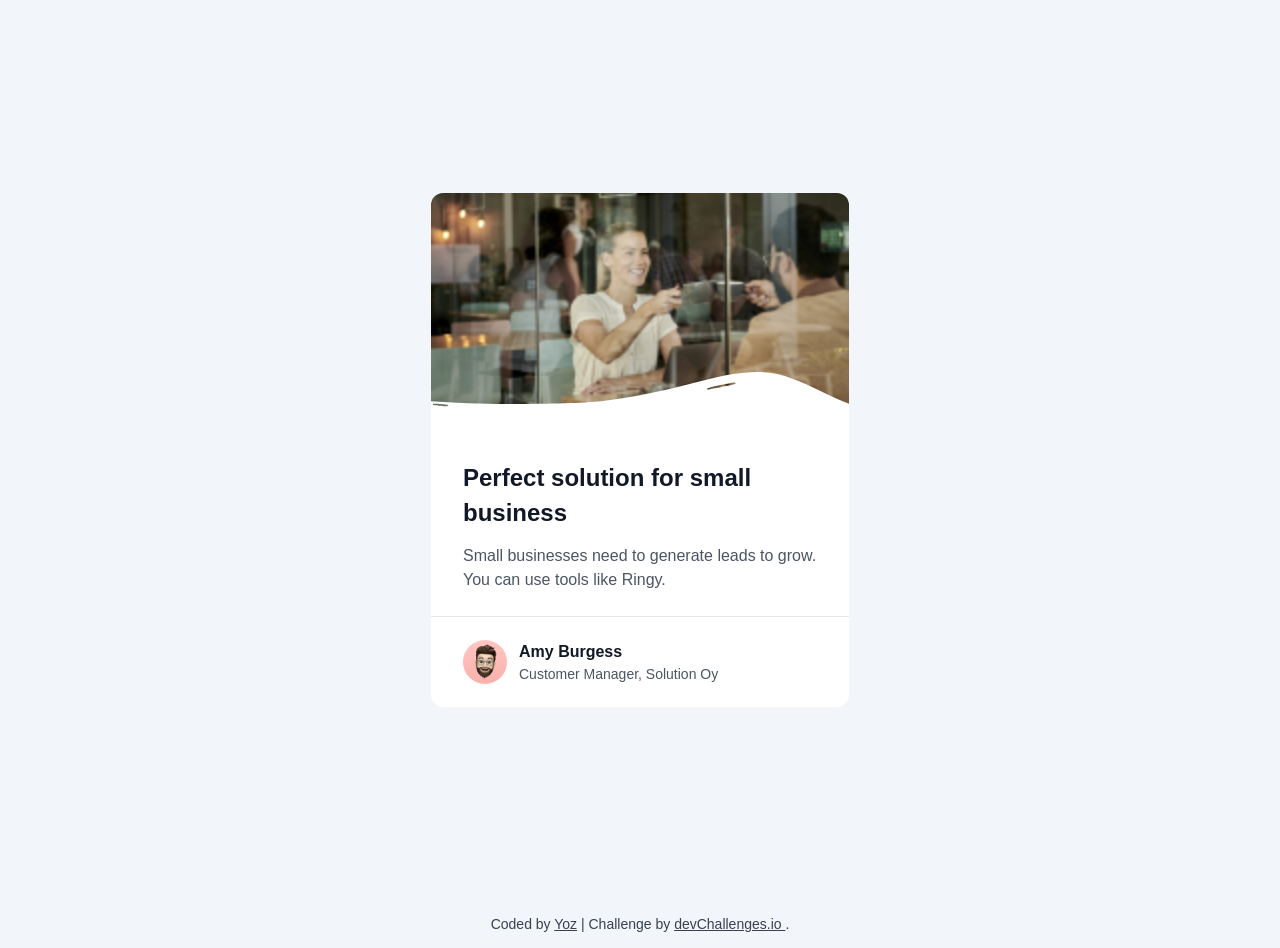
<file: Business-blog-card/index.html>
<!DOCTYPE html>
<html lang="en">
  <head>
    <meta charset="UTF-8" />
    <meta name="viewport" content="width=device-width, initial-scale=1.0" />
    <link rel="icon" href="resources/favicon.ico" type="image/x-icon" sizes="96x96"/>
    <link rel="stylesheet" href="style.css" />
    <title>Business Blog Card | devChallenges.io</title>
  </head>
  <body>
    <main class="container">
      <section class="hero-section">
        <div class="image-wrapper">
          <img  class="hero-image" src="resources/hero-image.jpg" alt="People having coffee together"/>

          <img class="white-overlay" src="resources/white-overlay.svg"alt=""/>
        </div>

        <article class="header">
          <h1>Perfect solution for small business</h1>
          <p>
            Small businesses need to generate leads to grow.
            You can use tools like Ringy.
          </p>
        </article>

        <div class="profile">
          <img
            src="resources/avatar-image-business-card.png"
            alt="Amy Burgess"
          />

          <div class="profile-name">
            <h2>Amy Burgess</h2>
            <p>Customer Manager, Solution Oy</p>
          </div>
        </div>

      </section>
    </main>

    <div class="author-info">
      Coded by <a href="#">Yoz</a> | Challenge by
      <a
        href="https://www.devchallenges.io?ref=challenge"
        target="_blank"
      >
        devChallenges.io
      </a>.
    </div>
  </body>
</html>
</file>
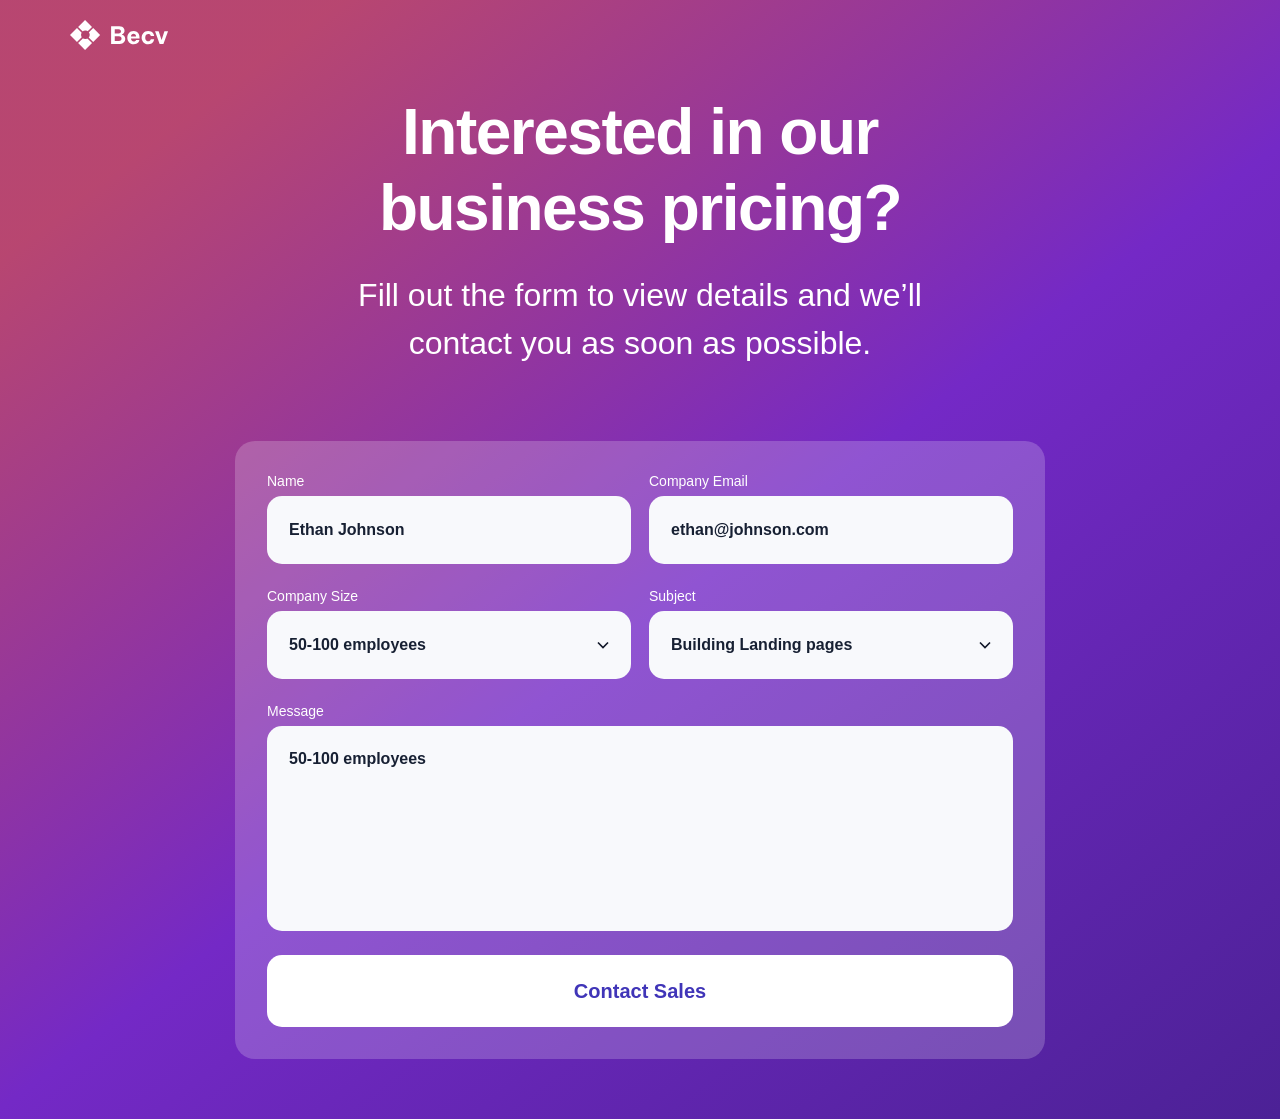
<file: contact-page-master/index.html>
<!DOCTYPE html>
<html lang="en">
  <head>
    <meta charset="UTF-8" />
    <meta name="viewport" content="width=device-width, initial-scale=1.0" />
    <link rel="icon" href="resources/favicon.ico" type="image/x-icon" sizes="96x96"/>
    <link rel="stylesheet" href="style.css">
    <title>Contact Page | devChallenges.io</title>
  </head>
  <body>
    <main>
      <img class="logo" src="resources/Logo.svg" alt="">
      <section class="hero-section">
         <h1>Interested in our business pricing?</h1>
         <p>Fill out the form to view details and we’ll contact you as soon as possible.</p>

         <div class="from">
          <form>
            <div class="form-start">
            <article class="name">
              <label for="name">Name</label>
              <input type="text" id="name" name="name" placeholder="Ethan Johnson">
            </article>

            <article class="email">
              <label for="email">Company Email</label>
              <input type="email" id="email" name="email" placeholder="ethan@johnson.com">
            </article>
            </div>

            <div class="from-middle">
               <article class="size">
                  <label for="size">Company Size</label>
                  <input type="text" id="size" name="size" placeholder="50-100 employees">
                  <img src="resources/Expand_down.svg" alt="">
              </article>

              <article class="subject">
                <label for="subject">Subject</label>
                <input type="text"id="subject" name="subjcet" placeholder="Building Landing pages">
                <img src="resources/Expand_down.svg" alt="">
              </article>
            </div>

            <div class="from-end">
              <article class="msg">
              <label for="message">Message</label>
              <textarea name="message" id="message" placeholder="50-100 employees"></textarea>
              </article>

              <button class="btn" type="submit" >Contact Sales</button>

            </div>
          </form>

         </div>
      </section>

    </main>

    <div class="author-info">
      Coded by <a href="#">Yoz</a> | Challenge by
      <a href="https://www.devchallenges.io?ref=challenge" target="_blank"
        >devChallenges.io</a
      >.
    </div>
  </body>
</html>
</file>
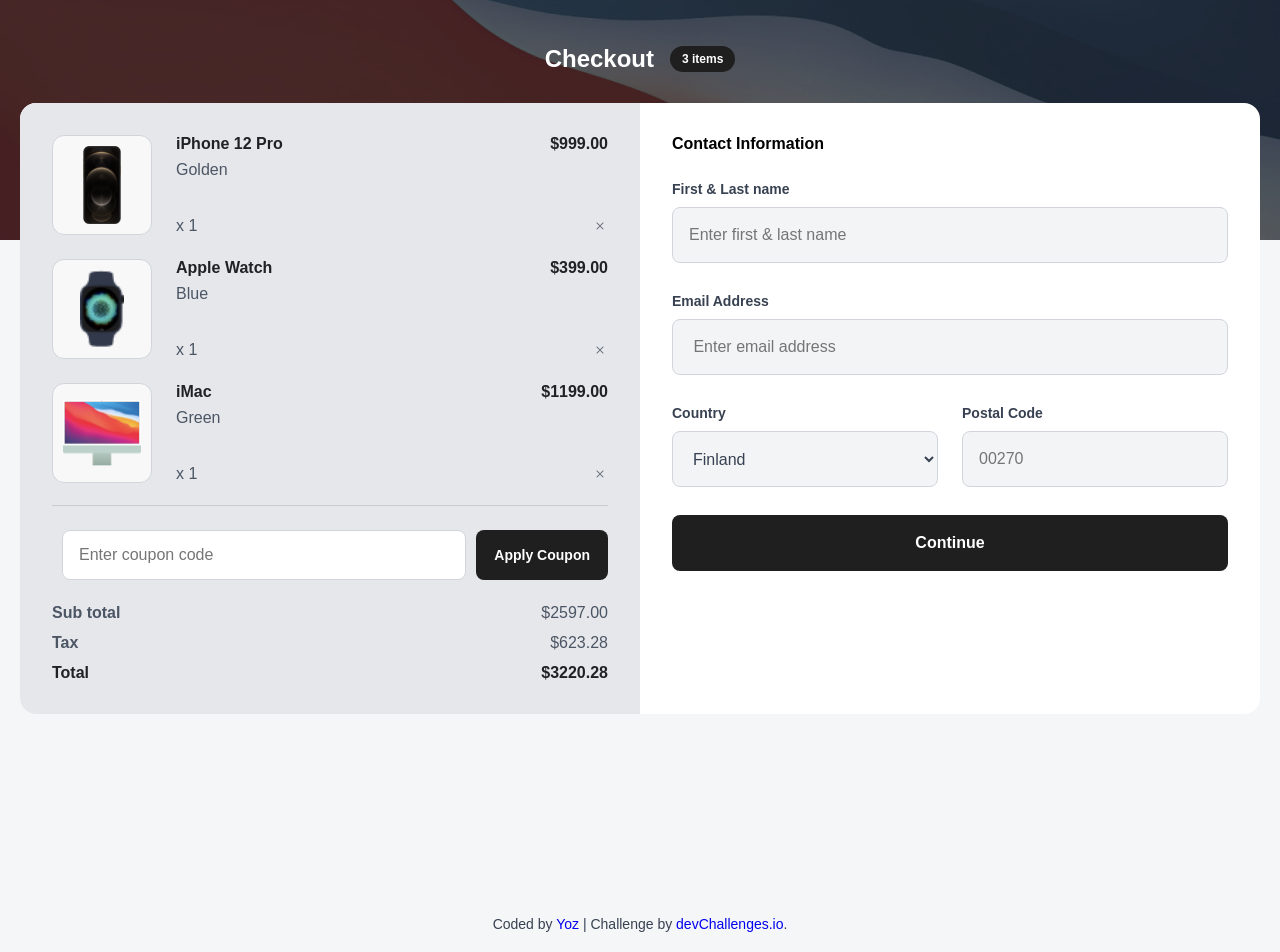
<file: device-shop-checkout-master/index.html>
<!DOCTYPE html>
<html lang="en">
  <head>
    <meta charset="UTF-8" />
    <meta name="viewport" content="width=device-width, initial-scale=1.0" />
    <link rel="icon" href="resources/favicon.ico" type="image/x-icon" sizes="96x96"/>
    <link rel="stylesheet" href="style.css">
    <title>Device Shop Checkout | devChallenges.io</title>
  </head>
  <body>
    <main class="container">
      <div class="header">
        <h1>Checkout</h1>
        <p>3 items</p>
      </div>
      
    <section class="hero-container">
      <section class="hero-section">
        <div class="item-section">
          <article class="items">

            <div class="images">
               <img src="resources/Gold.png" alt="">
            </div>

            <div class="item-detail">
              <article class="item-name">
                <div class="item-left-name">
                   <h2>iPhone 12 Pro</h2>
                   <p>Golden</p>
                 </div>
                <div class="price">
                   <h3>$999.00</h3>
                 </div>
              </article>

              <article class="item-end">
                 <p>x 1</p>
                 <img src="resources/close-icon.svg" alt="">
              </article>

             </div>
          </article>

           <article class="items">
            <div class="images">
               <img src="resources/Apple-watch.png" alt="">
            </div>

            <div class="item-detail">
              <article class="item-name">
                <div class="item-left-name">
                   <h2>Apple Watch</h2>
                   <p>Blue</p>
                 </div>
                <div class="price">
                    <h3>$399.00</h3>
                 </div>
              </article>

              <article class="item-end">
                 <p>x 1</p>
                 <img src="resources/close-icon.svg" alt="">
              </article>

             </div>
          </article>

           <article class="items">
            <div class="images">
               <img src="resources/iMac.png" alt="">
            </div>

            <div class="item-detail">
              <article class="item-name">
                <div class="item-left-name">
                   <h2>iMac</h2>
                   <p>Green</p>
                 </div>
                <div class="price">
                     <h3>$1199.00</h3>
                 </div>
              </article>

              <article class="item-end">
                 <p>x 1</p>
                 <img src="resources/close-icon.svg" alt="">
              </article>

             </div>
          </article>
          </div>

        <div class="search-section">
          <label for="site-search"></label>
          <input type="search" id="site-search" name="q" placeholder="Enter coupon code">
          <div class="btn">
             <button type="submit">Apply Coupon</button>
          </div>
        </div>

        <div class="footer-section">
          <article class="footer-detail">
            <h4>Sub total</h4>
             <p>$2597.00</p>
          </article>
          <article class="footer-detail">
            <h4>Tax</h4>
            <p>$623.28</p>
          </article>
          <article class="footer-detail-total">
            <h4>Total</h4>
            <p>$3220.28</p>
          </article>
        </div>
      </section>

      <section class="form">
        <h5> Contact Information</h5>
        <form>
          <label for="name">First & Last name</label>
          <input type="text" id="name" name="name" placeholder="Enter first & last name">
          <label for="email">Email Address</label>
          <input type="email" id="email" name="email" placeholder=" Enter email address">

        <div class="country-code">

              <div class="country">
                  <label for="country">Country</label>
                  <select name="country" id="country">
                      <option value="Finland" selected>Finland</option>
                      <option value="England">England</option>
                      <option value="France">France</option>
                  </select>
              </div>

              <div class="postal">
                  <label for="postal-code">Postal Code</label>
                  <input
                      type="text"
                      id="postal-code"
                      name="postal-code"
                      placeholder="00270"
                  >
              </div>

          </div>
        </form>
        <button class="btn-continue">Continue</button>
      </section>
      </section>

    </main>
    <div class="author-info">
      Coded by <a href="#">Yoz</a> | Challenge by
      <a href="https://www.devchallenges.io?ref=challenge" target="_blank"
        >devChallenges.io</a
      >.
    </div>
  </body>
</html>
</file>
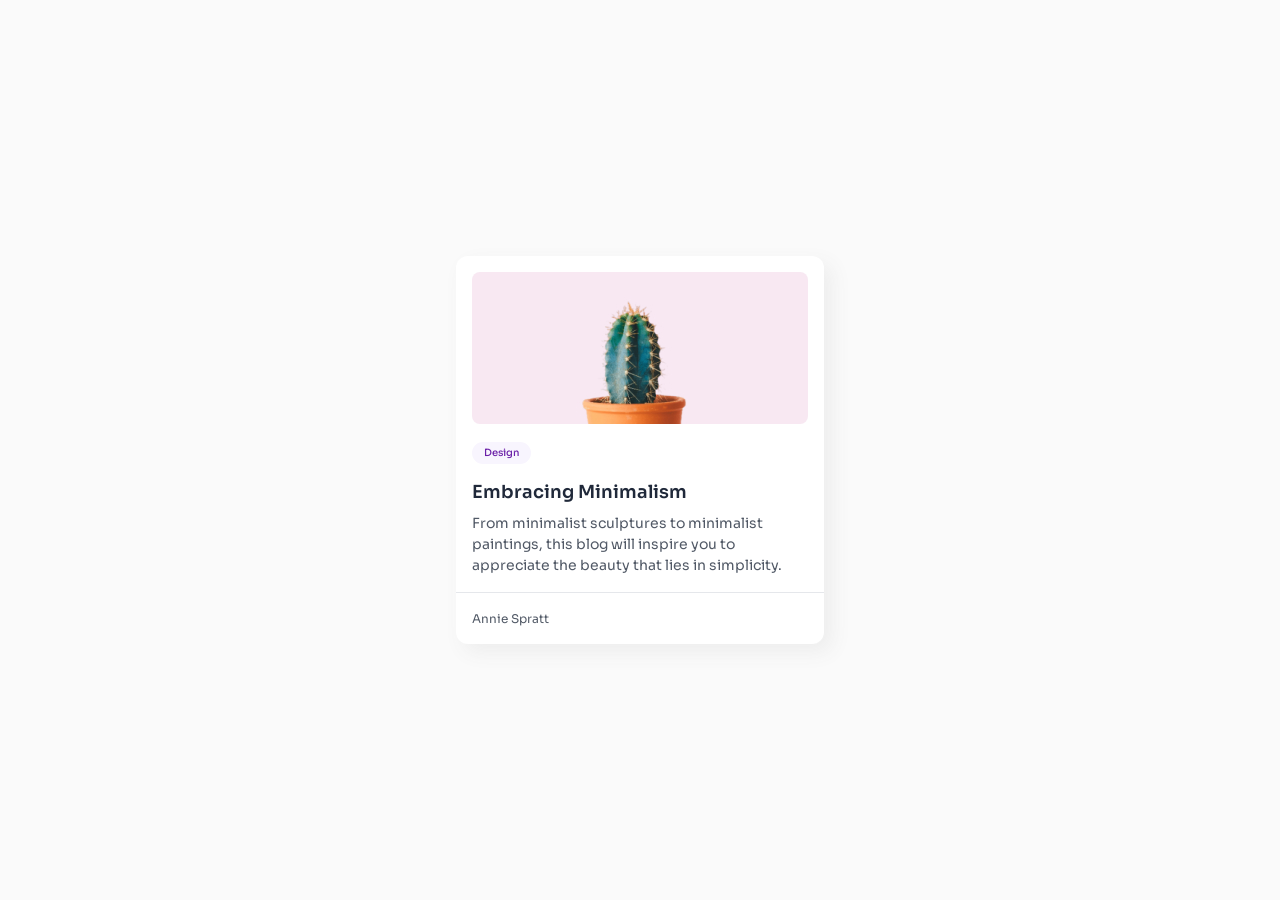
<file: Minimal-blog-card/index.html>
<!DOCTYPE html>
<html lang="en">
  <head>
    <meta charset="UTF-8" />
    <meta name="viewport" content="width=device-width, initial-scale=1.0" />
    <link rel="icon" href="resources/favicon.ico" type="image/x-icon" sizes="96x96" />
    <link rel="preconnect" href="https://fonts.googleapis.com">
    <link rel="preconnect" href="https://fonts.gstatic.com" crossorigin>
    <link href="https://fonts.googleapis.com/css2?family=Sora:wght@400;500;600&display=swap" rel="stylesheet">
    <link rel="stylesheet" href="style.css" />
    <title>devChallenges.io | Minimal Blog Card</title>
  </head>
  <body>
    <main class="container">
      <article class="hero-section">
        <img src="resources/Cactus.jpg" alt="Cactus plant" />
        <div class="content">
          <p class="design">Design</p>
          <h1>Embracing Minimalism</h1>
          <p class="detail">From minimalist sculptures to minimalist paintings, this blog will inspire you to appreciate the beauty that lies in simplicity.</p>
        </div>
        <div class="author">
          <p class="name">Annie Spratt</p>
        </div>
      </article>
    </main>

    <div class="author-info">
      Coded by <a href="#">yoz</a> | Challenge by
      <a href="https://www.devchallenges.io?ref=challenge" target="_blank">devChallenges.io</a>.
    </div>
  </body>
</html>
</file>
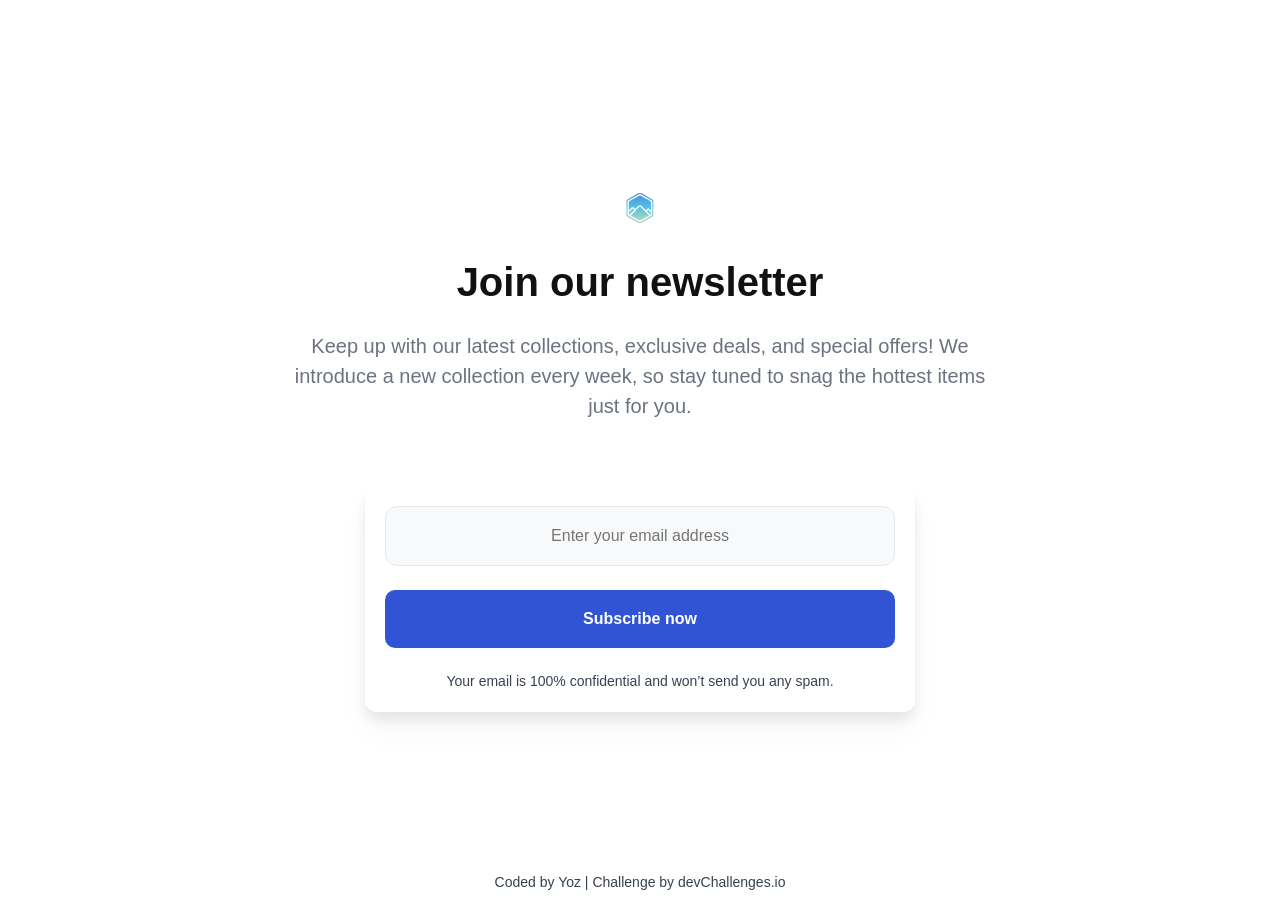
<file: newsletter/index.html>
<!DOCTYPE html>
<html lang="en">
<head>
    <meta charset="UTF-8">
    <meta name="viewport" content="width=device-width, initial-scale=1.0">
    <link rel="icon" href="resources/favicon.ico" type="image/x-icon">
    <link rel="stylesheet" href="style.css">
    <title>Join Our Newsletter | devChallenges.io</title>
</head>
<body>

    <main class="container">
        <section class="hero-section">
            <img src="resources/logo.svg" alt="Newsletter logo" class="logo">
            <h1>Join our newsletter</h1>
            <p class="description">
                Keep up with our latest collections, exclusive deals, and special offers!
                We introduce a new collection every week, so stay tuned to snag the
                hottest items just for you.
            </p>

            <form class="form">
                <label for="email" class="sr-only"> Email address</label>
                <input type="email" id="email" name="email" placeholder="Enter your email address" required>
                <button type="submit" class="btn">Subscribe now</button>
                <p class="privacy">
                    Your email is 100% confidential and won’t send you any spam.
                </p>
            </form>
        </section>

    </main>

    <div class="author-info">
        Coded by <a href="#">Yoz</a> |
        Challenge by
        <a
            href="https://www.devchallenges.io?ref=challenge"
            target="_blank"
        >
            devChallenges.io
        </a>
    </div>

</body>
</html>
</file>
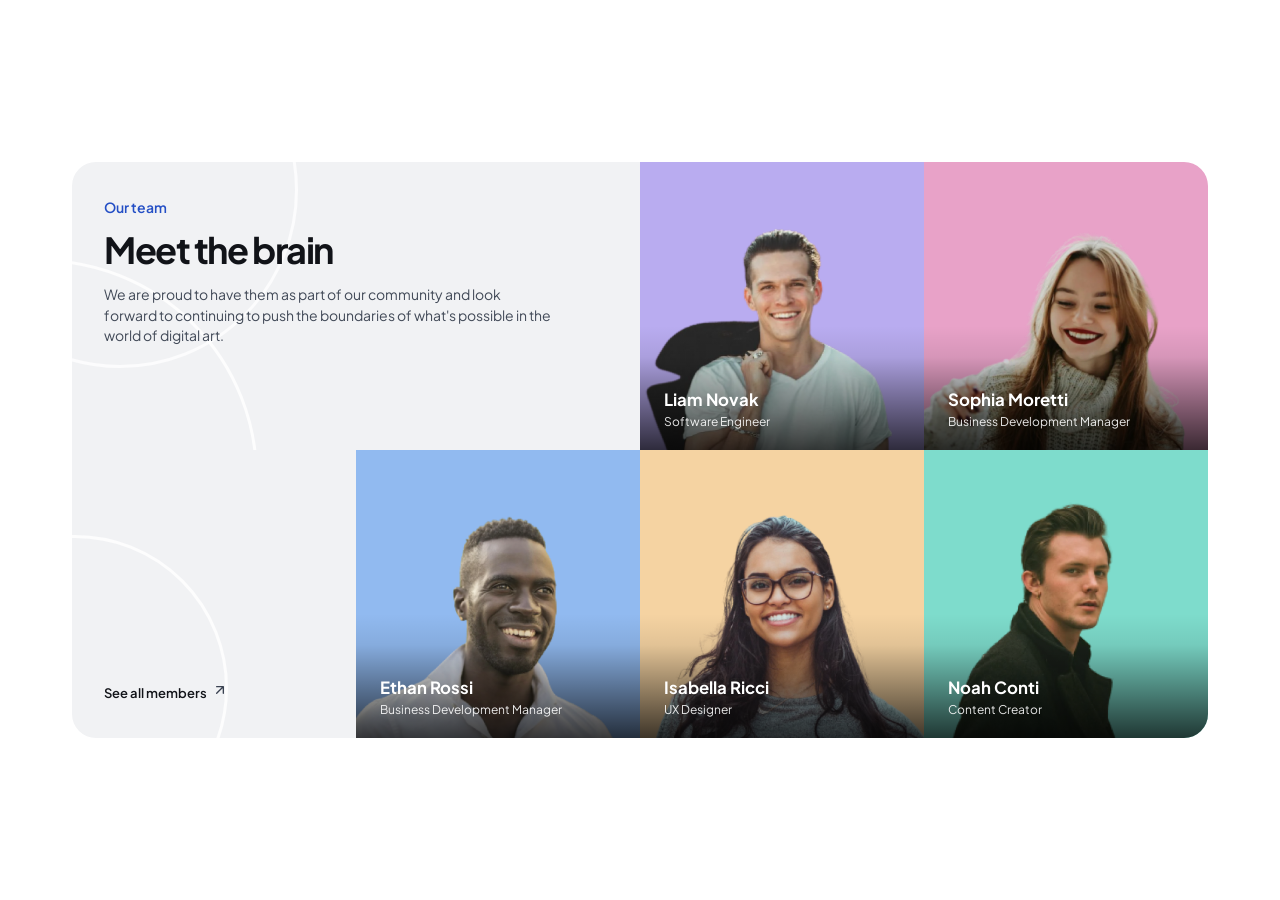
<file: our-team-layout-master/index.html>
<!DOCTYPE html>
<html lang="en">
<head>
  <meta charset="UTF-8">
  <title>Meet the Brain - Desktop Layout</title>
  <link rel="stylesheet" href="style.css">
  <link rel="preconnect" href="https://fonts.googleapis.com">
  <link rel="preconnect" href="https://fonts.gstatic.com" crossorigin>
  <link href="https://fonts.googleapis.com/css2?family=Plus+Jakarta+Sans:wght@400;500;600;700&display=swap" rel="stylesheet">
</head>
<body>

  <main class="team-container">
    <section class="intro-card">
      <span class="sub-heading">Our team</span>
      <h1 class="main-heading">Meet the brain</h1>

      <p class="description">
        We are proud to have them as part of our community and look
        forward to continuing to push the boundaries of what's possible
        in the world of digital art.
      </p>
    </section>

    <article class="person-card liam bg-purple">
      <img src="resources/person_1.png" alt="Liam Novak">
      <div class="card-overlay">
        <h2>Liam Novak</h2>
        <p>Software Engineer</p>
      </div>
    </article>

    <article class="person-card sophia bg-pink">
      <img src="resources/person_2.png" alt="Sophia Moretti">
      <div class="card-overlay">
        <h2>Sophia Moretti</h2>
        <p>Business Development Manager</p>
      </div>
    </article>

    <div class="members-link">
      <a href="#">See all members <span><img src="resources/arrow up right.svg" alt="Arrow"></span></a>
    </div>

    <article class="person-card ethan bg-blue">
      <img src="resources/person_3.png" alt="Ethan Rossi">
      <div class="card-overlay">
        <h2>Ethan Rossi</h2>
        <p>Business Development Manager</p>
      </div>
    </article>

    <article class="person-card isabella bg-yellow">
      <img src="resources/person_4.png" alt="Isabella Ricci">
      <div class="card-overlay">
        <h2>Isabella Ricci</h2>
        <p>UX Designer</p>
      </div>
    </article>

    <article class="person-card noah bg-teal">
      <img src="resources/person_5.png" alt="Noah Conti">
      <div class="card-overlay">
        <h2>Noah Conti</h2>
        <p>Content Creator</p>
      </div>
    </article>
</main>

</body>
</html>
</file>
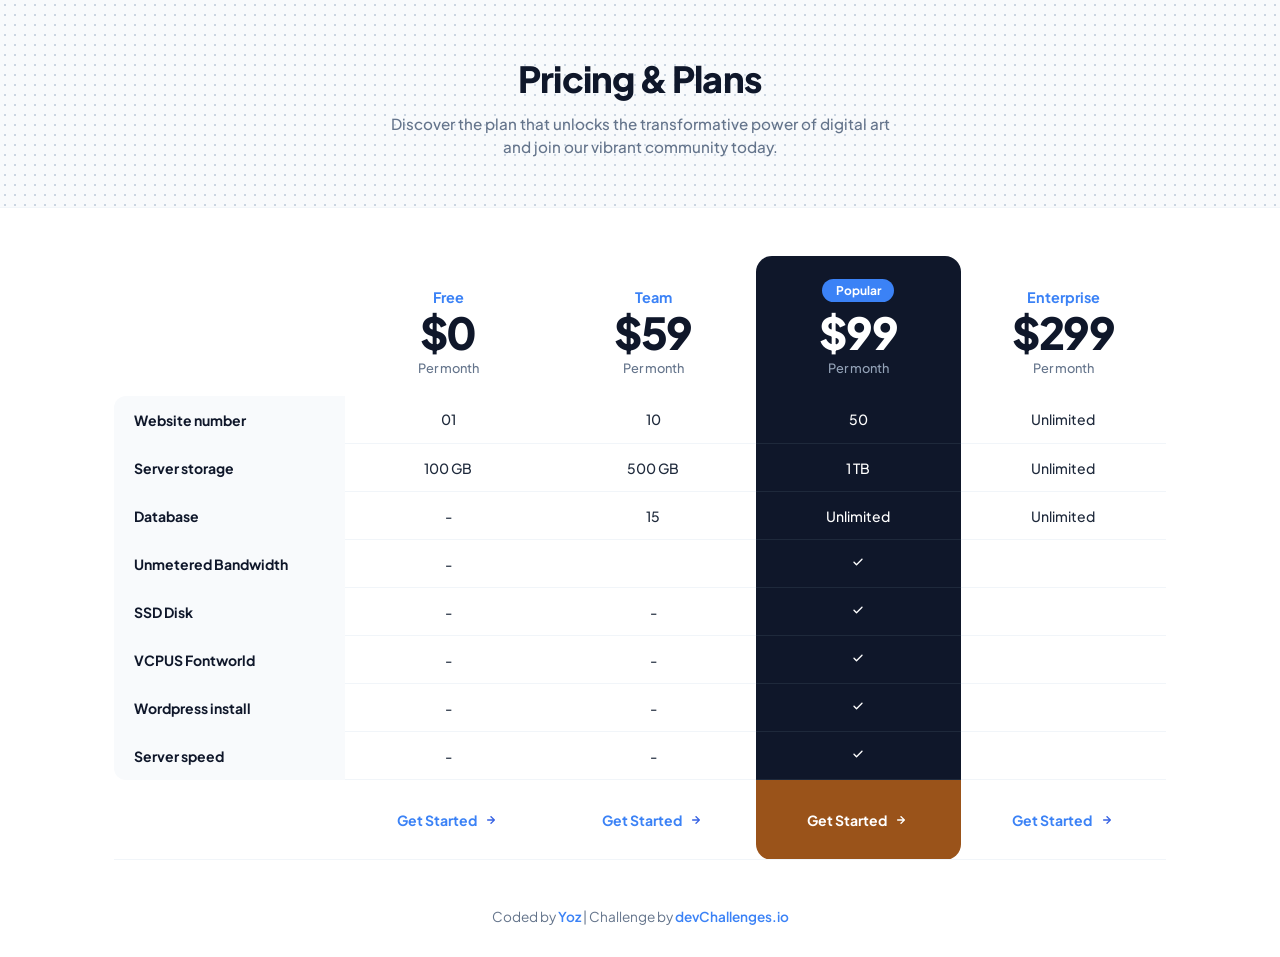
<file: pricing-table-master/index.html>
<!DOCTYPE html>
<html lang="en">
  <head>
    <meta charset="UTF-8" />
    <meta name="viewport" content="width=device-width, initial-scale=1.0" />
    <link rel="icon" href="resources/favicon.ico" type="image/x-icon" sizes="96x96"/>
    <link rel="preconnect" href="https://fonts.googleapis.com">
    <link rel="preconnect" href="https://fonts.gstatic.com" crossorigin>
    <link href="https://fonts.googleapis.com/css2?family=Plus+Jakarta+Sans:wght@400;500;600;700;800&display=swap" rel="stylesheet">
    <link rel="stylesheet" href="style.css" />
    <title>Pricing Table | devChallenges.io</title>
  </head>
  <body>
    <header class="hero">
      <h1>Pricing &amp; Plans</h1>
      <p>
        Discover the plan that unlocks the transformative power
        of digital art and join our vibrant community today.
      </p>
    </header>

    <main class="table-wrapper">
      <table class="pricing-table">
        
        <thead>
          <tr>
            <th scope="col" class="col-features"></th>
            
            <th scope="col" class="col-free">
              <span class="plan-name">Free</span>
              <strong class="price">$0</strong>
              <span class="period">Per month</span>
            </th>

            <th scope="col" class="col-team">
              <span class="plan-name">Team</span>
              <strong class="price">$59</strong>
              <span class="period">Per month</span>
            </th>

            <th scope="col" class="col-popular">
              <span class="popular-badge">Popular</span>
              <strong class="price">$99</strong>
              <span class="period">Per month</span>
            </th>

            <th scope="col" class="col-enterprise">
              <span class="plan-name">Enterprise</span>
              <strong class="price">$299</strong>
              <span class="period">Per month</span>
            </th>
          </tr>
        </thead>

        <tbody>
          <tr>
            <th scope="row">Website number</th>
            <td class="col-free">01</td>
            <td class="col-team">10</td>
            <td class="col-popular">50</td>
            <td class="col-enterprise">Unlimited</td>
          </tr>
          <tr>
            <th scope="row">Server storage</th>
            <td class="col-free">100 GB</td>
            <td class="col-team">500 GB</td>
            <td class="col-popular">1 TB</td>
            <td class="col-enterprise">Unlimited</td>
          </tr>
          <tr>
            <th scope="row">Database</th>
            <td class="col-free">-</td>
            <td class="col-team">15</td>
            <td class="col-popular">Unlimited</td>
            <td class="col-enterprise">Unlimited</td>
          </tr>
          <tr>
            <th scope="row">Unmetered Bandwidth</th>
            <td class="col-free">-</td>
            <td class="col-team"><img src="resources/check.svg" alt="Included" /></td>
            <td class="col-popular"><img src="resources/check.svg" alt="Included" /></td>
            <td class="col-enterprise"><img src="resources/check.svg" alt="Included" /></td>
          </tr>
          <tr>
            <th scope="row">SSD Disk</th>
            <td class="col-free">-</td>
            <td class="col-team">-</td>
            <td class="col-popular"><img src="resources/check.svg" alt="Included" /></td>
            <td class="col-enterprise"><img src="resources/check.svg" alt="Included" /></td>
          </tr>
          <tr>
            <th scope="row">VCPUS Fontworld</th>
            <td class="col-free">-</td>
            <td class="col-team">-</td>
            <td class="col-popular"><img src="resources/check.svg" alt="Included" /></td>
            <td class="col-enterprise"><img src="resources/check.svg" alt="Included" /></td>
          </tr>
          <tr>
            <th scope="row">Wordpress install</th>
            <td class="col-free">-</td>
            <td class="col-team">-</td>
            <td class="col-popular"><img src="resources/check.svg" alt="Included" /></td>
            <td class="col-enterprise"><img src="resources/check.svg" alt="Included" /></td>
          </tr>
          <tr>
            <th scope="row">Server speed</th>
            <td class="col-free">-</td>
            <td class="col-team">-</td>
            <td class="col-popular"><img src="resources/check.svg" alt="Included" /></td>
            <td class="col-enterprise"><img src="resources/check.svg" alt="Included" /></td>
          </tr>
        </tbody>

        <tfoot>
          <tr>
            <td class="col-features"></td>

            <td class="col-free">
              <a href="#" class="cta-link">
                Get Started
                <img src="resources/down arrow-1.svg" alt="" />
              </a>
            </td>

            <td class="col-team">
              <a href="#" class="cta-link">
                Get Started
                <img src="resources/down arrow-1.svg" alt="" />
              </a>
            </td>

            <td class="col-popular">
              <a href="#" class="cta-button">
                Get Started
                <img src="resources/down arrow-1.svg" alt="" />
              </a>
            </td>

            <td class="col-enterprise">
              <a href="#" class="cta-link">
                Get Started
                <img src="resources/down arrow-1.svg" alt="" />
              </a>
            </td>
          </tr>
        </tfoot>

      </table>
    </main>

    <footer class="author-info">
      Coded by <a href="#">Yoz</a> | Challenge by
      <a href="https://www.devchallenges.io?ref=challenge" target="_blank" rel="noopener noreferrer">
        devChallenges.io
      </a>
    </footer>

  </body>
</html>
</file>
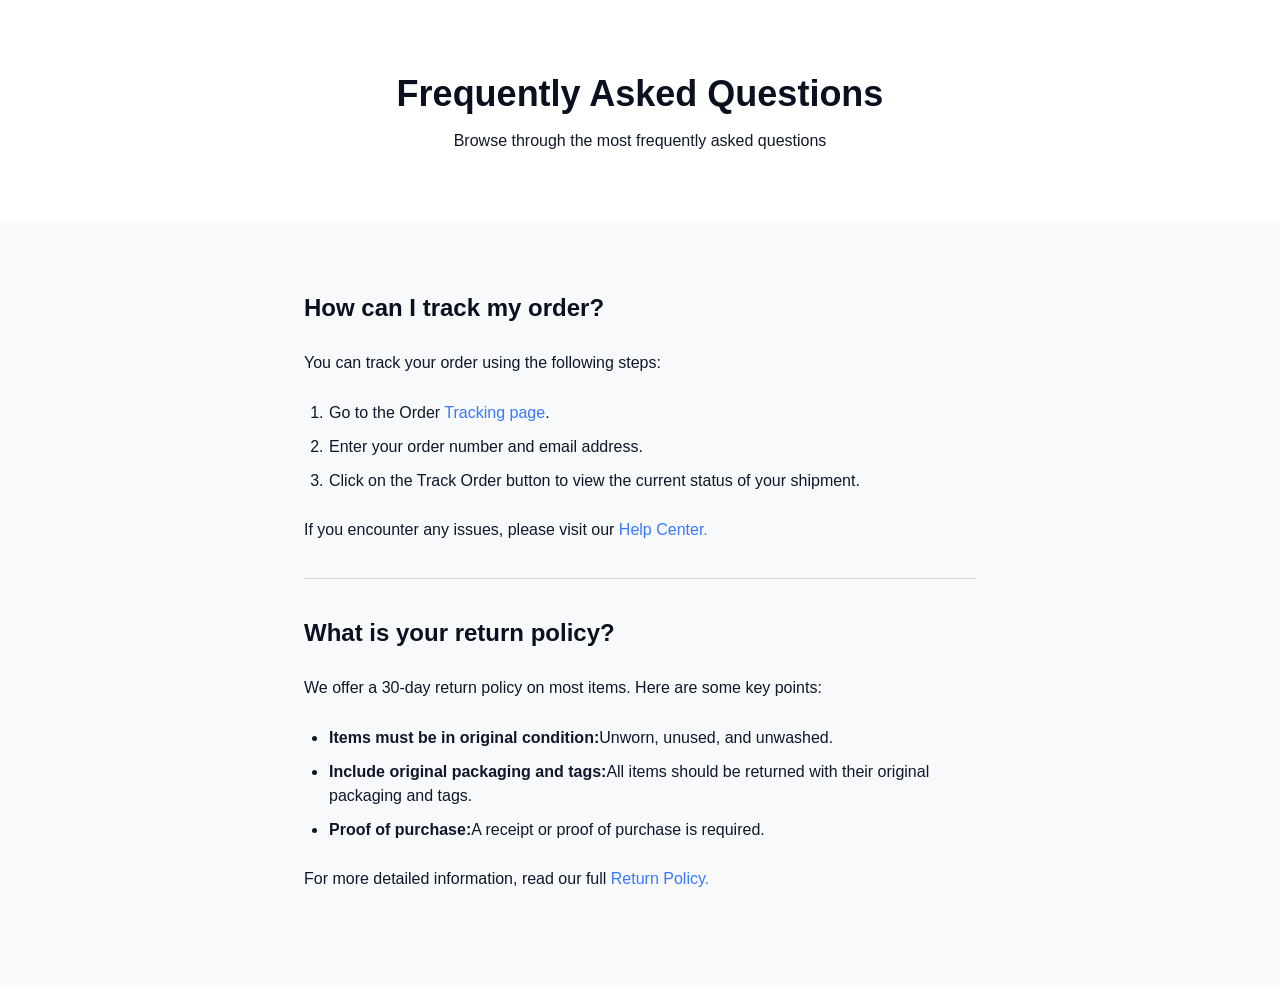
<file: simple-faq-master/index.html>
<!DOCTYPE html>
<html lang="en">
<head>
  <meta charset="UTF-8">
  <meta name="viewport" content="width=device-width, initial-scale=1.0">
  <link rel="icon" href="resources/favicon.ico" type="image/x-icon" sizes="96x96">
  <link rel="stylesheet" href="style.css">
  <title>Simple FAQ | devChallenges.io</title>
</head>
<body>

  <main>
    <section class="header">
      <h1>Frequently Asked Questions</h1>
      <p>Browse through the most frequently asked questions</p>
    </section>

    <section class="hero-section">
      <article class="hero-content">
        <h2>How can I track my order?</h2>
        <p>You can track your order using the following steps:</p>
        <ol>
          <li>Go to the Order <a href="#">Tracking page</a>.</li>
          <li>Enter your order number and email address.</li>
          <li>Click on the Track Order button to view the current status of your shipment.</li>
        </ol>
        <p>If you encounter any issues, please visit our <a href="#">Help Center.</a></p>
      </article>
      <hr>
      <article class="hero-content">
        <h2>What is your return policy?</h2>
        <p>We offer a 30-day return policy on most items. Here are some key points:</p>

        <ul>
          <li>Items must be in original condition:<span>Unworn, unused, and unwashed.</span></li>
          <li>Include original packaging and tags:<span>All items should be returned with their original packaging and tags.</span></li>
          <li>Proof of purchase:<span>A receipt or proof of purchase is required.</span></li>
        </ul>
        <p>For more detailed information, read our full <a href="#">Return Policy.</a></p>
      </article>
    </section>
  </main>
  <div class="author-info">
    Coded by <a href="#">Yoz</a> |
    Challenge by
    <a href="https://www.devchallenges.io?ref=challenge" target="_blank">
      devChallenges.io
    </a>.
  </div>

</body>
</html>
</file>
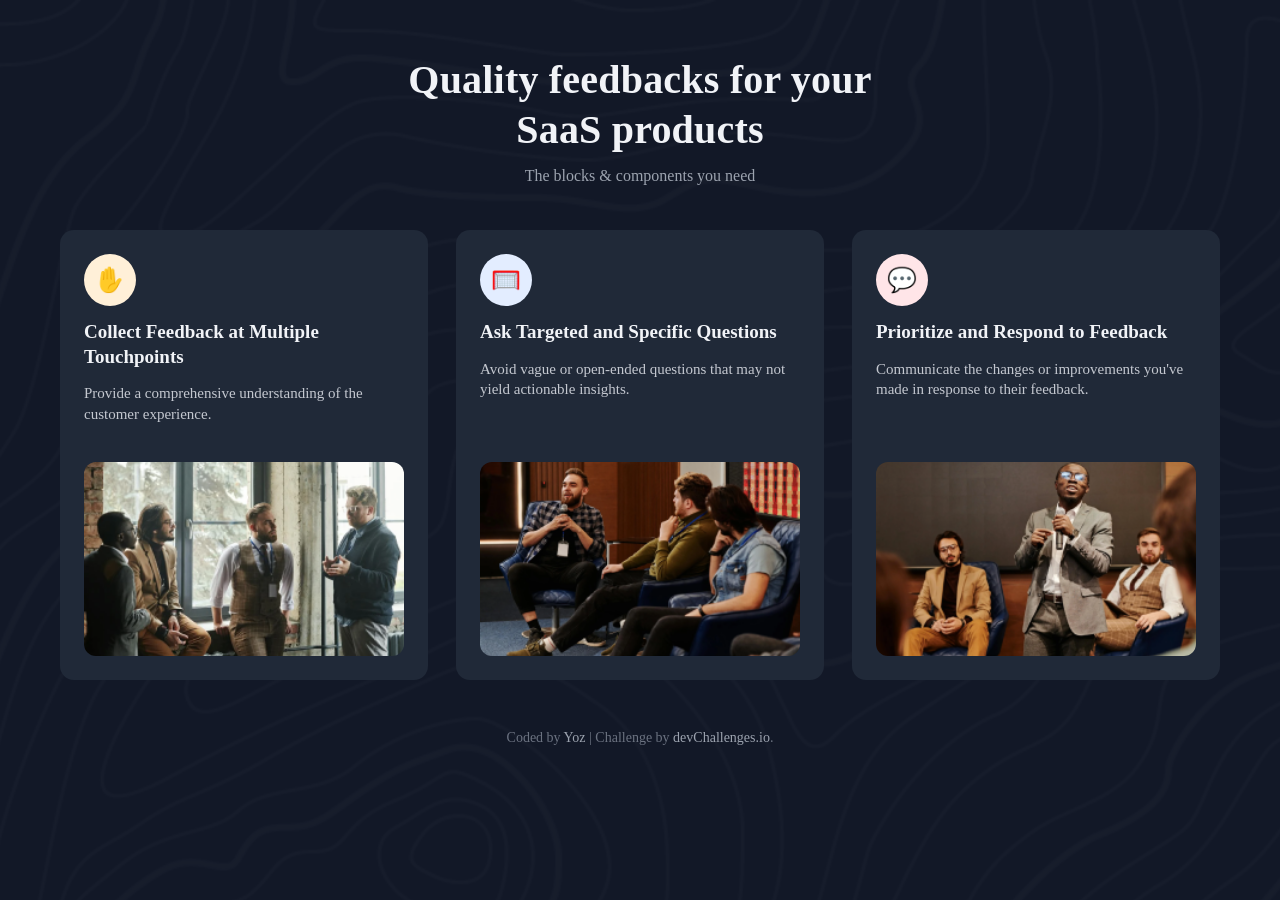
<file: simple-feature-section-master/index.html>
<!DOCTYPE html>
<html lang="en">
  <head>
    <meta charset="UTF-8" />
    <meta name="viewport" content="width=device-width, initial-scale=1.0" />
    <link rel="icon" href="resources/favicon.ico" type="image/x-icon" sizes="96x96"/>
    <link rel="stylesheet" href="style.css">
    <title>Simple Feature Section | devChallenges.io</title>
  </head>
  <body>
    <main class="container">
      <section class="hero-section">
        <h1>Quality feedbacks for your SaaS products</h1>
        <p>The blocks & components you need</p>
       </section>

        <section class="hero-contain">
          <article class="card">
            <p class="image">✋</p>
            <h2>Collect Feedback at Multiple Touchpoints</h2>
             <p>Provide a comprehensive understanding of the customer experience.</p>
             <img src="resources/photo_2.png" alt="">
          </article>

          <article class="card">
            <p class="image">🥅</p>
            <h2>Ask Targeted and Specific Questions</h2>
             <p>Avoid vague or open-ended questions that may not yield actionable insights.</p>
             <img src="resources/photo_1.png" alt="">
          </article>


          <article class="card">
            <p class="image">💬</p>
            <h2>Prioritize and Respond to Feedback</h2>
             <p> Communicate the changes or improvements you've made in response to their feedback.</p>
             <img src="resources/photo_3.png" alt="">
          </article>
          
        </section>

    </main>
    <div class="author-info">
      Coded by <a href="#">Yoz</a> | Challenge by
      <a href="https://www.devchallenges.io?ref=challenge" target="_blank"
        >devChallenges.io</a
      >.
    </div>
  </body>
</html>
</file>
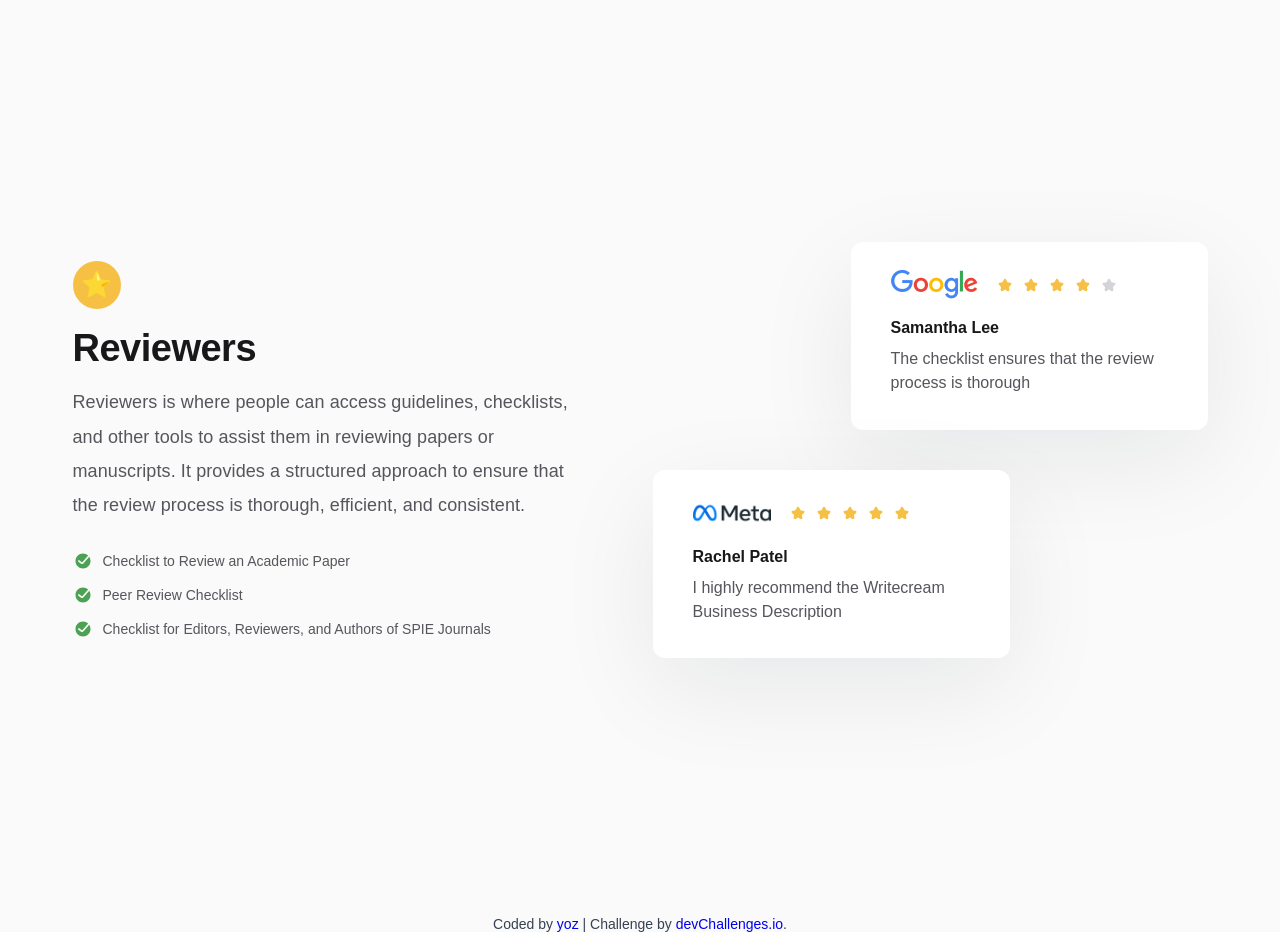
<file: Testimonial-page-master/index.html>
<!DOCTYPE html>
<html lang="en">
  <head>
    <meta charset="UTF-8" />
    <meta name="viewport" content="width=device-width, initial-scale=1.0" />
    <link rel="icon" href="resources/favicon.ico" type="image/x-icon" sizes="96x96"/>
    <link rel="stylesheet" href="style.css">
    <title>Testimonial Page | devChallenges.io</title>
  </head>
  <body>
    <main class="container">
      <section class="hero-section">
        <div class="hero-content">
            <p class="icon"> ⭐️</p>
            <h1>Reviewers</h1>
            <p class="detail">Reviewers is where people can access guidelines, checklists, and other tools to assist them in reviewing papers or manuscripts. It provides a structured approach to ensure that the review process is thorough, efficient, and consistent.</p>
            <div class="card">
              <article class="card-detail">
                <img src="resources/Done_ring_round_fill.svg" alt="">
                <p>Checklist to Review an Academic Paper</p>
              </article>
              <article class="card-detail">
                <img src="resources/Done_ring_round_fill.svg" alt="">
                <p> Peer Review Checklist</p>
              </article>
              <article class="card-detail">
                <img src="resources/Done_ring_round_fill.svg" alt="">
                <p>Checklist for Editors, Reviewers, and Authors of SPIE Journals</p>
              </article>
            </div>
        </div>

        <div class="hero-images">
          <div class="google">
            <article class="header">
              <img src="resources/google-png.png" alt="">
              <div class="star">
                <img src="resources/Star_fill.svg" alt="">
                <img src="resources/Star_fill.svg" alt="">
                <img src="resources/Star_fill.svg" alt="">
                <img src="resources/Star_fill.svg" alt="">
                <img src="resources/Star_fill_gray.svg" alt="">
              </div>
            </article>
            
            <article class="content">
              <h2>Samantha Lee</h2>
               <p>The checklist ensures that the review process is thorough</p>
            </article>
          </div>

          <div class="meta">
             <article class="header">
              <img src="resources/meta-png.png" alt="">
              <div class="star">
                <img src="resources/Star_fill.svg" alt="">
                <img src="resources/Star_fill.svg" alt="">
                <img src="resources/Star_fill.svg" alt="">
                <img src="resources/Star_fill.svg" alt="">
                <img src="resources/Star_fill.svg" alt="">
              </div>
            </article>
            <article class="content">
              <h2>Rachel Patel</h2>
               <p>I highly recommend the Writecream Business Description</p>
            </article>
             

          </div>

        </div>

      </section>

    </main>

    <div class="author-info">
      Coded by <a href="#">yoz</a> | Challenge by
      <a href="https://www.devchallenges.io?ref=challenge" target="_blank"
        >devChallenges.io</a
      >.
    </div>
  </body>
</html>
</file>
<file: Business-blog-card/style.css>
* {
  margin: 0;
  padding: 0;
  box-sizing: border-box;
}

body {
  min-height: 100vh;
  background-color: #f2f5f9;
  font-family: Arial, Helvetica, sans-serif;
}

.container {
  min-height: 100vh;
  display: flex;
  align-items: center;
  justify-content: center;
  padding: 20px;
}


.hero-section {
  width: 418px;
  background-color: white;
  border-radius: 12px;
  overflow: hidden;
}


.image-wrapper {
  position: relative;
  width: 100%;
  height: 246px;
  overflow: hidden;
}

.hero-image {
  width: 100%;
  height: 100%;
  display: block;
  object-fit: cover;
}

.white-overlay {
  position: absolute;
  left: 0;
  bottom: -1px;
  width: 100%;
  height: auto;
  display: block;
  z-index: 2;
}

.header {
  padding: 22px 32px 24px;
  display: flex;
  flex-direction: column;
  gap: 14px;
}

.header h1 {
  color: #111827;
  font-size: 24px;
  line-height: 1.45;
  font-weight: 700;
}

.header p {
  color: #4b5563;
  font-size: 16px;
  line-height: 1.5;
}

.profile {
  min-height: 91px;
  padding: 20px 32px;
  display: flex;
  align-items: center;
  gap: 12px;
  border-top: 1px solid #e5e7eb;
}

.profile > img {
  width: 44px;
  height: 44px;
  border-radius: 50%;
  object-fit: cover;
}

.profile-name {
  display: flex;
  flex-direction: column;
  gap: 2px;
}

.profile-name h2 {
  color: #111827;
  font-size: 16px;
  line-height: 1.3;
  font-weight: 700;
}

.profile-name p {
  color: #4b5563;
  font-size: 14px;
  line-height: 1.3;
}

.author-info {
  font-size: 14px;
  text-align: center;
  margin: 16px 0;
  color: #374151;
}

.author-info a {
  color: #374151;
  text-decoration: underline;
}

@media (min-width: 768px) and (max-width: 1199px) {
  .hero-section {
    width: 418px;
  }

}

@media (max-width: 767px) {

  .container {
    padding: 8px;
  }

  .hero-section {
    width: 100%;
    max-width: 418px;
  }

  .image-wrapper {
    height: 246px;
  }

  .header {
    padding: 22px 30px 24px;
  }

  .profile {
    padding: 20px 30px;
  }

}

@media (max-width: 400px) {

  .header {
    padding-left: 24px;
    padding-right: 24px;
  }

  .profile {
    padding-left: 24px;
    padding-right: 24px;
  }

}
</file>
<file: contact-page-master/style.css>
* {
    margin: 0;
    padding: 0;
    box-sizing: border-box;
}

body {
    min-height: 100vh;
    background-image: url(resources/background.svg);
    background-repeat: no-repeat;
    background-size: cover;
    background-position: center;
    font-family: Arial, sans-serif;
}

main {
    min-height: 100vh;
}

.logo {
    width: 100px;
    margin: 20px 0 0 70px;
}

.hero-section {
    width: 100%;
    display: flex;
    align-items: center;
    flex-direction: column;
    color: white;
    padding: 40px 20px 60px;
}

.hero-section h1 {
    max-width: 650px;
    text-align: center;
    font-size: 64px;
    line-height: 1.2;
    letter-spacing: -1.5px;
    font-weight: 700;
}

.hero-section > p {
    max-width: 650px;
    margin-top: 24px;
    text-align: center;
    font-size: 32px;
    line-height: 1.5;
}

.from {
    width: 810px;
    margin-top: 74px;
    padding: 32px;
    border-radius: 20px;
    background: rgba(255, 255, 255, 0.2);
}

form {
    width: 100%;
}

.form-start,
.from-middle {
    display: grid;
    grid-template-columns: 1fr 1fr;
    gap: 18px;
}

article {
    position: relative;
}

label {
    display: block;
    margin-bottom: 7px;
    color: white;
    font-size: 14px;
}

input,
textarea {
    width: 100%;
    border: none;
    outline: none;
    background: #f8f9fc;
    color: #172033;
    font-family: inherit;
    font-size: 16px;
    font-weight: 600;
    border-radius: 15px;
}

input {
    height: 68px;
    padding: 0 22px;
}

textarea {
    height: 205px;
    padding: 24px 22px;
    resize: none;
}

input::placeholder,
textarea::placeholder {
    color: #172033;
    opacity: 1;
}

.from-middle {
    margin-top: 24px;
}

.from-end {
    margin-top: 24px;
}

.msg textarea {
    display: block;
}

.size img,
.subject img {
    position: absolute;
    width: 20px;
    right: 18px;
    bottom: 24px;
}

.btn {
    width: 100%;
    height: 72px;
    margin-top: 24px;
    border: none;
    border-radius: 15px;
    background: #ffffff;
    color: #4035b8;
    font-family: inherit;
    font-size: 20px;
    font-weight: 700;
    cursor: pointer;
}

.author-info {
    display: none;
}

@media (max-width: 1100px) {
    .logo {
        margin-left: 70px;
    }

    .hero-section {
        padding-top: 40px;
    }

    .hero-section h1 {
        font-size: 64px;
    }

    .hero-section > p {
        font-size: 32px;
    }

    .from {
        width: 810px;
        margin-top: 74px;
    }
}

@media (max-width: 850px) {
    .logo {
        margin-left: 45px;
    }

    .hero-section h1 {
        font-size: 56px;
    }

    .hero-section > p {
        font-size: 28px;
    }

    .from {
        width: 90%;
    }
}

@media (max-width: 600px) {
    body {
        background-position: center;
        background-size: cover;
    }

    .logo {
        width: 96px;
        margin: 20px 0 0 12px;
    }

    .hero-section {
        padding: 47px 12px 50px;
    }

    .hero-section h1 {
        max-width: 390px;
        font-size: 40px;
        line-height: 1.25;
        letter-spacing: -0.8px;
    }

    .hero-section > p {
        max-width: 390px;
        margin-top: 18px;
        font-size: 18px;
        line-height: 1.45;
    }

    .from {
        width: 100%;
        margin-top: 72px;
        padding: 24px 12px 20px;
        border-radius: 18px;
    }

    .form-start,
    .from-middle {
        grid-template-columns: 1fr;
        gap: 24px;
    }

    .from-middle {
        margin-top: 24px;
    }

    .from-end {
        margin-top: 24px;
    }

    label {
        margin-bottom: 7px;
        font-size: 14px;
    }

    input {
        height: 68px;
        padding: 0 22px;
        border-radius: 15px;
        font-size: 16px;
    }

    textarea {
        height: 207px;
        padding: 24px 22px;
        border-radius: 15px;
        font-size: 16px;
    }

    .btn {
        height: 74px;
        margin-top: 24px;
        border-radius: 15px;
        font-size: 20px;
    }

    .size img,
    .subject img {
        right: 18px;
        bottom: 24px;
    }
}
</file>
<file: device-shop-checkout-master/style.css>
* {
    margin: 0;
    padding: 0;
    box-sizing: border-box;
}

body {
    min-height: 100vh;
    background-color: #f5f6f8;
    background-image: url(resources/background-image.png);
    background-repeat: no-repeat;
    background-position: top center;
    background-size: 100% auto;
    font-family: Arial, sans-serif;
}

.container {
    width: 100%;
    min-height: 100vh;
    display: flex;
    flex-direction: column;
    align-items: center;
    padding: 45px 20px 30px;
}

.header {
    display: flex;
    align-items: center;
    gap: 16px;
    color: white;
    margin-bottom: 30px;
}

.header h1 {
    font-size: 24px;
}

.header p {
    background-color: #1f1f1f;
    color: white;
    padding: 6px 12px;
    border-radius: 20px;
    font-size: 12px;
    font-weight: 600;
}


.hero-container {
    width: min(100%, 1270px);
    display: grid;
    grid-template-columns: 1fr 1fr;
    background-color: white;
    border-radius: 16px;
    overflow: hidden;
}

.hero-section {
    display: flex;
    flex-direction: column;
    gap: 24px;
    padding: 32px;
    background-color: #e5e7eb;
}

.item-section {
    display: flex;
    flex-direction: column;
    gap: 24px;
    border-bottom: 1px solid #c9cbd0;
    padding-bottom: 22px;
}

.items {
    display: flex;
    align-items: flex-start;
    gap: 24px;
}

.images {
    flex: 0 0 100px;
    height: 100px;
    background-color: #f8f8f8;
    border: 1px solid #d1d5db;
    border-radius: 12px;
    padding: 10px;

    display: flex;
    align-items: center;
    justify-content: center;
}

.images img {
    width: 100%;
    height: 100%;
    object-fit: contain;
}

.item-detail {
    flex: 1;
    min-width: 0;
    display: flex;
    flex-direction: column;
    height: 100px;
}

.item-name {
    display: flex;
    align-items: flex-start;
    justify-content: space-between;
    gap: 20px;
}

.item-left-name h2 {
    font-size: 16px;
    color: #202124;
    margin-bottom: 8px;
}

.item-left-name p {
    color: #4b5563;
    font-size: 16px;
}

.price h3 {
    font-size: 16px;
    color: #202124;
    white-space: nowrap;
}

.item-end {
    margin-top: auto;

    display: flex;
    align-items: center;
    justify-content: space-between;
}

.item-end p {
    color: #4b5563;
    font-size: 16px;
}

.item-end img {
    width: 16px;
    height: 16px;
    cursor: pointer;
}

.search-section {
    display: flex;
    align-items: center;
    gap: 10px;
}

.search-section input {
    flex: 1;
    min-width: 0;
    height: 50px;
    border: 1px solid #d1d5db;
    border-radius: 8px;
    padding: 0 16px;
    font-size: 16px;
    outline: none;
}

.search-section input:focus {
    border-color: #555;
}

.btn button {
    height: 50px;
    border: none;
    background-color: #1f1f1f;
    color: white;
    padding: 0 18px;
    border-radius: 8px;
    font-weight: 700;
    font-size: 14px;
    white-space: nowrap;
    cursor: pointer;
}

.btn button:hover,
.btn-continue:hover {
    background-color: #333;
}

.footer-section {
    display: flex;
    flex-direction: column;
    gap: 12px;
}

.footer-detail,
.footer-detail-total {
    display: flex;
    align-items: center;
    justify-content: space-between;
}

.footer-detail h4,
.footer-detail p {
    color: #4b5563;
}

.footer-detail-total h4,
.footer-detail-total p {
    color: #202124;
    font-weight: 700;
}

.form {
    padding: 32px;

    display: flex;
    flex-direction: column;
    align-items: stretch;
}

.form h5 {
    font-size: 16px;
    margin-bottom: 28px;
}

.form form {
    display: flex;
    flex-direction: column;
    gap: 10px;
}

.form label {
    font-size: 14px;
    font-weight: 600;
    color: #374151;
}

.form input,
.form select {
    width: 100%;
    height: 56px;
    border: 1px solid #d1d5db;
    background-color: #f3f4f6;
    border-radius: 8px;
    padding: 0 16px;
    font-size: 16px;
    color: #374151;
    outline: none;
}

.form input {
    margin-bottom: 20px;
}

.country-code {
    display: grid;
    grid-template-columns: 1fr 1fr;
    gap: 24px;
}

.country,
.postal {
    display: flex;
    flex-direction: column;
    gap: 10px;
}

.country select,
.postal input {
    width: 100%;
    height: 56px;
    margin-bottom: 0;
}


.btn-continue {
    width: 100%;
    height: 56px;
    margin-top: 28px;
    border: none;
    border-radius: 8px;
    background-color: #1f1f1f;
    color: white;
    font-size: 16px;
    font-weight: 700;
    cursor: pointer;
}


.author-info {
    font-size: 14px;
    text-align: center;
    margin-top: 16px;
    padding-bottom: 20px;
    color: rgb(55, 65, 81);
}

.author-info a {
    text-decoration: none;
}

@media (max-width: 1100px) {
    .container {
        padding: 45px 20px 30px;
    }

    .hero-container {
        width: min(100%, 900px);
    }

    .hero-section,
    .form {
        padding: 28px;
    }

    .items {
        gap: 16px;
    }

    .images {
        flex-basis: 90px;
        height: 90px;
    }

    .item-detail {
        height: 90px;
    }

    .item-name {
        gap: 10px;
    }

    .search-section {
        gap: 8px;
    }

    .btn button {
        padding: 0 14px;
    }
}


@media (max-width: 767px) {

    body {
        background-size: auto 240px;
        background-position: top center;
    }

    .container {
        padding: 45px 12px 30px;
    }

    .header {
        margin-bottom: 28px;
    }

    .header h1 {
        font-size: 24px;
    }

    .hero-container {
        width: 100%;
        grid-template-columns: 1fr;
        border-radius: 16px;
    }

    .hero-section {
        padding: 32px;
        border-radius: 16px 16px 0 0;
    }

    .form {
        padding: 32px;
    }

    .item-section {
        gap: 24px;
    }

    .items {
        gap: 24px;
    }

    .images {
        flex-basis: 100px;
        height: 100px;
    }

    .item-detail {
        height: 100px;
    }

    .item-name {
        gap: 10px;
    }

    .item-left-name h2,
    .price h3 {
        font-size: 16px;
    }

    .search-section {
        display: flex;
        gap: 8px;
    }

    .search-section input {
        width: 100%;
    }

    .btn button {
        padding: 0 14px;
    }

    .country-code {
        grid-template-columns: 1fr 1fr;
        gap: 20px;
    }

    .form h5 {
        margin-bottom: 28px;
    }
}

@media (max-width: 480px) {

    .container {
        padding: 45px 12px 30px;
    }

    .hero-section,
    .form {
        padding: 32px;
    }

    .items {
        gap: 24px;
    }

    .images {
        flex-basis: 100px;
        height: 100px;
    }

    .item-detail {
        height: 100px;
    }

    .item-name {
        gap: 5px;
    }

    .item-left-name h2 {
        font-size: 16px;
    }

    .price h3 {
        font-size: 16px;
    }

    .search-section {
        display: grid;
        grid-template-columns: 1fr 140px;
        gap: 8px;
    }

    .search-section input {
        width: 100%;
    }

    .btn button {
        width: 100%;
        padding: 0 8px;
    }

    .country-code {
        grid-template-columns: 1fr 1fr;
        column-gap: 20px;
    }
}

@media (max-width: 380px) {

    .hero-section,
    .form {
        padding: 24px;
    }

    .items {
        gap: 14px;
    }

    .images {
        flex-basis: 80px;
        height: 80px;
        padding: 8px;
    }

    .item-detail {
        height: 80px;
    }

    .item-left-name h2,
    .price h3 {
        font-size: 14px;
    }

    .item-left-name p,
    .item-end p {
        font-size: 14px;
    }

    .search-section {
        grid-template-columns: 1fr 120px;
    }
    .country-code {
        grid-template-columns: 1fr 1fr;
        column-gap: 12px;
    }
}
</file>
<file: Minimal-blog-card/style.css>
* {
  margin: 0;
  padding: 0;
  box-sizing: border-box;
}

body {
  min-height: 100vh;
  background-color: #fafafa;
  font-family: "Sora", sans-serif;
}

.container {
  min-height: 100vh;
  display: flex;
  align-items: center;
  justify-content: center;
  padding: 20px;
}

.hero-section {
  width: 368px;
  background-color: #ffffff;
  border-radius: 12px;
  overflow: hidden;
  box-shadow: 8px 8px 20px 0 rgba(85, 85, 85, 0.08);
}

.hero-section > img {
  display: block;
  width: 336px;
  height: 152px;
  margin: 16px auto 0;
  object-fit: cover;
  border-radius: 8px;
}

.content {
  padding: 16px;
}

.design {
  display: inline-block;
  padding: 6px 12px;
  border-radius: 20px;
  background-color: #f8f5fe;
  color: #6b21a8;
  font-size: 10px;
  font-weight: 500;
  line-height: 1;
  margin-bottom: 16px;
}

.hero-section h1 {
  color: #20293a;
  font-size: 18px;
  font-weight: 600;
  line-height: 1.4;
  margin-bottom: 8px;
}

.detail {
  color: #515966;
  font-size: 14px;
  font-weight: 400;
  line-height: 1.5;
}

.author {
  border-top: 1px solid #e5e7eb;
  padding: 18px 16px;
}

.name {
  color: #515966;
  font-size: 12px;
  font-weight: 400;
}

.author-info {
  display: none;
}

@media (max-width: 480px) {
  .container {
    padding: 20px;
  }

  .hero-section {
    width: 100%;
    max-width: 368px;
  }

  .hero-section > img {
    width: calc(100% - 32px);
  }
}

@media (min-width: 481px) and (max-width: 1024px) {
  .container {
    padding: 32px;
  }

  .hero-section {
    width: 368px;
  }
}
</file>
<file: newsletter/style.css>
* {
    margin: 0;
    padding: 0;
    box-sizing: border-box;
}

body {
    min-height: 100vh;
    background-color: #ffffff;
    font-family: Arial, Helvetica, sans-serif;
    color: #111111;
}


.container {
    min-height: 100vh;
    display: flex;
    align-items: center;
    justify-content: center;
    padding: 40px 20px;
}

.hero-section {
    width: 100%;
    display: flex;
    flex-direction: column;
    align-items: center;
    text-align: center;
}


.logo {
    width: 40px;
    height: 40px;
    margin-bottom: 30px;
}

.hero-section h1 {
    font-size: 40px;
    font-weight: 800;
    line-height: 1.2;
    margin-bottom: 25px;
}

.description {
    max-width: 720px;
    font-size: 20px;
    line-height: 1.5;
    color: #6b7280;
}

.form {
    width: 550px;
    margin-top: 65px;
    padding: 20px;
    display: flex;
    flex-direction: column;
    gap: 24px;
    background-color: #ffffff;
    border-radius: 12px;
    box-shadow:
        0 20px 30px rgba(0, 0, 0, 0.03),
        0 8px 12px rgba(0, 0, 0, 0.08);
}



.form input {
    width: 100%;
    height: 60px;
    padding: 0 20px;
    border: 1px solid #e5e7eb;
    border-radius: 12px;
    background-color: #f8f9fa;
    font-size: 16px;
    color: #374151;
    text-align: center;
    outline: none;
}

.form input:focus {
    border-color: #3154d4;
}


.btn {
    width: 100%;
    height: 58px;
    border: none;
    border-radius: 10px;
    background-color: #3154d4;
    color: white;
    font-size: 16px;
    font-weight: 700;
    cursor: pointer;
}

.btn:hover {
    background-color: #2646bd;
}


.privacy {
    font-size: 14px;
    line-height: 1.4;
    color: #374151;
}

.sr-only {
    position: absolute;
    width: 1px;
    height: 1px;
    padding: 0;
    margin: -1px;
    overflow: hidden;
    clip: rect(0, 0, 0, 0);
    white-space: nowrap;
    border: 0;
}

.author-info {
    position: fixed;
    bottom: 10px;
    left: 0;
    width: 100%;
    text-align: center;
    font-size: 14px;
    color: #374151;
}

.author-info a {
    color: #374151;
    text-decoration: none;
}


@media (max-width: 1024px) {
    .container {
        padding: 40px 30px;
    }

    .logo {
        margin-bottom: 28px;
    }

    .hero-section h1 {
        font-size: 40px;
    }

    .description {
        max-width: 700px;
        font-size: 19px;
    }

    .form {
        width: 550px;
        margin-top: 60px;
    }
}

@media (max-width: 600px) {

    .container {
        min-height: 100vh;

        padding: 40px 24px;
    }

    .logo {
        width: 40px;
        height: 40px;
        margin-bottom: 28px;
    }

    .hero-section h1 {
        font-size: 32px;
        line-height: 1.2;

        margin-bottom: 24px;
    }


    .description {
        width: 100%;

        font-size: 18px;
        line-height: 1.35;
    }

    .form {
        width: 100%;
        margin-top: 60px;
        padding: 24px;
        gap: 24px;
        border-radius: 12px;
    }

    .form input {
        height: 60px;
        font-size: 16px;
    }


    .btn {
        height: 58px;
        font-size: 16px;
    }


    .privacy {
        text-align: left;
        font-size: 14px;
    }

    .author-info {
        position: static;
        padding: 15px 20px;
        font-size: 12px;
    }
}
</file>
<file: our-team-layout-master/style.css>
* {
  margin: 0;
  padding: 0;
  box-sizing: border-box;
}

:root {
  --bg-text: #f1f2f4;
  --purple: #b9acf0;
  --pink: #e8a2c8;
  --blue: #91baf0;
  --yellow: #f5d3a2;
  --teal: #7edccc;
  --text-dark: #111318;
  --text-muted: #414957;
  --accent-blue: #244fc5;
}

body {
  min-height: 100vh;
  display: flex;
  align-items: center;
  justify-content: center;
  padding: 2rem;
  font-family: "Plus Jakarta Sans", sans-serif;
  background-color: #ffffff;
}

.team-container {
  width: min(100%, 1136px);
  display: grid;
  grid-template-columns: repeat(4, 1fr);
  grid-template-rows: repeat(2, 288px);
  overflow: hidden;
  border-radius: 24px;
}

.intro-card {
  grid-column: 1 / 3;
  grid-row: 1;
  position: relative;
  padding: 2.25rem 2rem;
  background-color: var(--bg-text);
  overflow: hidden;
}

.intro-card::before {
  content: "";
  position: absolute;
  width: 430px;
  height: 430px;
  left: -250px;
  bottom: -245px;
  border: 3px solid rgba(255, 255, 255, 0.85);
  border-radius: 50%;
}

.intro-card::after {
  content: "";
  position: absolute;
  width: 350px;
  height: 350px;
  left: -130px;
  top: -150px;
  border: 3px solid rgba(255, 255, 255, 0.8);
  border-radius: 50%;
}

.intro-card > * {
  position: relative;
  z-index: 2;
}

.sub-heading {
  display: block;
  margin-bottom: 0.9rem;
  color: var(--accent-blue);
  font-size: 0.875rem;
  font-weight: 600;
}

.main-heading {
  margin-bottom: 0.9rem;
  color: var(--text-dark);
  font-size: 2.25rem;
  font-weight: 700;
  line-height: 1.1;
  letter-spacing: -0.04em;
}

.description {
  max-width: 450px;
  color: var(--text-muted);
  font-size: 0.875rem;
  line-height: 1.45;
}

.person-card {
  position: relative;
  display: flex;
  align-items: flex-end;
  overflow: hidden;
}

.liam {
  grid-column: 3;
  grid-row: 1;
}

.sophia {
  grid-column: 4;
  grid-row: 1;
}

.ethan {
  grid-column: 2;
  grid-row: 2;
}

.isabella {
  grid-column: 3;
  grid-row: 2;
}

.noah {
  grid-column: 4;
  grid-row: 2;
}

.bg-purple {
  background-color: var(--purple);
}

.bg-pink {
  background-color: var(--pink);
}

.bg-blue {
  background-color: var(--blue);
}

.bg-yellow {
  background-color: var(--yellow);
}

.bg-teal {
  background-color: var(--teal);
}

.person-card img {
  position: absolute;
  inset: 0;
  width: 100%;
  height: 100%;
  object-fit: cover;
  object-position: center bottom;
  z-index: 1;
}

.card-overlay {
  position: relative;
  z-index: 2;
  width: 100%;
  padding: 4rem 1.5rem 1.25rem;
  color: #ffffff;
  background: linear-gradient(
    to bottom,
    transparent 0%,
    rgba(0, 0, 0, 0.08) 25%,
    rgba(0, 0, 0, 0.75) 100%
  );
}

.card-overlay h2 {
  margin-bottom: 0.25rem;
  font-size: 1.05rem;
  font-weight: 700;
  line-height: 1.2;
}

.card-overlay p {
  font-size: 0.75rem;
  line-height: 1.3;
  opacity: 0.9;
}

.members-link {
  grid-column: 1;
  grid-row: 2;
  position: relative;
  display: flex;
  align-items: flex-end;
  padding: 2.25rem 2rem;
  background-color: var(--bg-text);
}

.members-link::before {
  content: "";
  position: absolute;
  width: 300px;
  height: 300px;
  left: -150px;
  top: 85px;
  border: 3px solid rgba(255, 255, 255, 0.85);
  border-radius: 50%;
}

.members-link a {
  position: relative;
  z-index: 2;
  color: var(--text-dark);
  font-size: 0.8125rem;
  font-weight: 600;
  text-decoration: none;
}

.members-link span {
  margin-left: 0.2rem;
  font-size: 1rem;
}

.members-link a:hover {
  opacity: 0.65;
}
</file>
<file: pricing-table-master/style.css>
* {
  box-sizing: border-box;
  margin: 0;
  padding: 0;
}

body {
  font-family: 'Plus Jakarta Sans', sans-serif;
  background-color: #ffffff;
  color: #1e293b;
  min-height: 100vh;
  display: flex;
  flex-direction: column;
  align-items: center;
  -webkit-font-smoothing: antialiased;
}

.hero {
  width: 100%;
  background-color: #f8fafc;
  background-image: radial-gradient(#cbd5e1 0.75px, transparent 0.75px);
  background-size: 10px 10px;
  padding: 3.5rem 1.5rem 3rem;
  text-align: center;
  border-bottom: 1px solid #f1f5f9;
}

.hero h1 {
  font-size: 2.25rem;
  font-weight: 800;
  color: #0f172a;
  letter-spacing: -0.025em;
  margin-bottom: 0.75rem;
}

.hero p {
  max-width: 520px;
  margin: 0 auto;
  color: #64748b;
  font-size: 0.95rem;
  font-weight: 500;
  line-height: 1.5;
}

.table-wrapper {
  width: 100%;
  max-width: 1100px;
  margin: 3rem auto;
  padding: 0 1.5rem;
  overflow-x: auto;
}

.pricing-table {
  width: 100%;
  border-collapse: collapse;
  table-layout: fixed;
}

.col-features { width: 22%; }
.col-free     { width: 19.5%; }
.col-team     { width: 19.5%; }
.col-popular  { width: 19.5%; }
.col-enterprise { width: 19.5%; }

.pricing-table th[scope="col"] {
  height: 140px;
  vertical-align: bottom;
  padding-bottom: 1.25rem;
  text-align: center;
  font-weight: normal;
}

.plan-name {
  display: block;
  font-size: 0.9rem;
  font-weight: 700;
  color: #3b82f6;
  margin-bottom: 0.25rem;
}

.price {
  display: block;
  font-size: 2.75rem;
  font-weight: 800;
  color: #0f172a;
  line-height: 1;
  letter-spacing: -0.03em;
}

.period {
  display: block;
  font-size: 0.8rem;
  color: #64748b;
  font-weight: 500;
  margin-top: 0.35rem;
}

tbody th[scope="row"] {
  background-color: #f8fafc;
  text-align: left;
  padding-left: 1.25rem;
  font-size: 0.875rem;
  font-weight: 700;
  color: #0f172a;
  white-space: nowrap;
  overflow: hidden;
  text-overflow: ellipsis;
}

tbody tr:first-child th[scope="row"] { border-top-left-radius: 12px; }
tbody tr:last-child th[scope="row"] { border-bottom-left-radius: 12px; }

.pricing-table td {
  height: 48px;
  text-align: center;
  vertical-align: middle;
  font-size: 0.875rem;
  font-weight: 500;
  border-bottom: 1px solid #f1f5f9;
}

.pricing-table td img {
  width: 16px;
  height: 16px;
}

.pricing-table tfoot td {
  height: 80px;
  vertical-align: middle;
}

.cta-link {
  display: inline-flex;
  align-items: center;
  gap: 0.4rem;
  color: #3b82f6;
  font-weight: 700;
  font-size: 0.875rem;
  text-decoration: none;
}

.cta-link img {
  width: 14px;
  height: 14px;
  transition: transform 0.2s ease;
}

.cta-link:hover img {
  transform: translateX(3px);
}

.col-popular {
  background-color: #0f172a;
  color: #ffffff;
}

.col-popular .price {
  color: #ffffff;
}

.col-popular .period {
  color: #94a3b8;
}

thead .col-popular {
  border-top-left-radius: 16px;
  border-top-right-radius: 16px;
}

tbody td.col-popular {
  border-bottom-color: #1e293b;
}

tfoot td.col-popular {
  background-color: #9a531a; 
  border-bottom-left-radius: 16px;
  border-bottom-right-radius: 16px;
}

.popular-badge {
  display: inline-block;
  background-color: #3b82f6;
  color: #ffffff;
  font-size: 0.75rem;
  font-weight: 700;
  padding: 0.25rem 0.85rem;
  border-radius: 9999px;
  margin-bottom: 0.5rem;
}

.cta-button {
  display: inline-flex;
  align-items: center;
  gap: 0.4rem;
  color: #ffffff;
  font-weight: 700;
  font-size: 0.875rem;
  text-decoration: none;
}

.cta-button img {
  filter: brightness(0) invert(1);
}

.author-info {
  margin: auto 0 2rem;
  font-size: 0.85rem;
  color: #64748b;
  text-align: center;
}

.author-info a {
  color: #3b82f6;
  text-decoration: none;
  font-weight: 600;
}

@media (max-width: 1024px) {
  .col-free {
    display: none !important;
  }
}

@media (max-width: 640px) {
  .col-team {
    display: none !important;
  }

  .table-wrapper {
    padding: 0 0.5rem;
  }

  .hero h1 {
    font-size: 1.75rem;
  }

  .hero p {
    font-size: 0.85rem;
  }

  tbody th[scope="row"] {
    font-size: 0.75rem;
    padding-left: 0.5rem;
  }

  .price {
    font-size: 2rem;
  }
}
</file>
<file: simple-faq-master/style.css>
* {
  margin: 0;
  padding: 0;
  box-sizing: border-box;
}

body {
  font-family: Arial, Helvetica, sans-serif;
  background-color: #f8f9fb;
  color: #0f172a;
  font-size: 16px;
  line-height: 1.5;
}

.header {
  height: 223px;
  background-color: #ffffff;
  text-align: center;
  padding: 72px 20px 0;
}

.header h1 {
  font-size: 36px;
  font-weight: 700;
  line-height: 1.2;
  color: #0b1020;
  margin-bottom: 14px;
}

.header p {
  font-size: 16px;
  color: #111827;
}

.hero-section {
  width: 672px;
  margin: 0 auto;
  padding: 69px 0 70px;
}

.hero-content h2 {
  font-size: 24px;
  font-weight: 700;
  line-height: 1.3;
  color: #0b1020;
  margin-bottom: 28px;
}

.hero-content p {
  margin-bottom: 26px;
}

.hero-content ol {
  padding-left: 24px;
  margin-bottom: 25px;
}

.hero-content ul {
  padding-left: 24px;
  margin-bottom: 25px;
}

.hero-content li {
  margin-bottom: 10px;
  padding-left: 1px;
}

.hero-content ul li {
  font-weight: 700;
}

.hero-content ul li span {
  font-weight: 400;
}

a {
  color: #3978ff;
  text-decoration: none;
}

a:hover {
  text-decoration: underline;
}

hr {
  border: 0;
  border-top: 1px solid #d6d9de;
  margin: 36px 0 38px;
}

.author-info {
  display: none;
}

@media (max-width: 1100px) and (min-width: 601px) {

  .hero-section {
    width: 640px;
  }

}

@media (max-width: 600px) {

  body {
    font-size: 16px;
  }

  .header {
    height: 285px;
    padding: 75px 36px 0;
  }

  .header h1 {
    font-size: 36px;
    line-height: 1.15;
    margin-bottom: 18px;
  }

  .header p {
    font-size: 16px;
    line-height: 1.3;
  }

  .hero-section {
    width: auto;
    margin: 0;
    padding: 72px 36px 60px;
  }

  .hero-content h2 {
    font-size: 24px;
    line-height: 1.3;
    margin-bottom: 28px;
  }

  .hero-content p {
    margin-bottom: 27px;
  }

  .hero-content ol {
    padding-left: 24px;
    margin-bottom: 27px;
  }

  .hero-content ul {
    padding-left: 23px;
    margin-bottom: 28px;
  }

  .hero-content li {
    margin-bottom: 10px;
  }

  hr {
    margin: 36px 0 38px;
  }

}
</file>
<file: simple-feature-section-master/style.css>
* {
    margin: 0;
    padding: 0;
    box-sizing: border-box;
}

body {
    min-height: 100vh;
    background-color: #121827;
    color: #E5E7EB;
    background-image: url("resources/Background_image.svg");
    background-repeat: no-repeat;
    background-position: center;
    background-size: cover;
}

.container {
    width: 100%;
    max-width: 1200px;
    margin: 0 auto;
    padding: 55px 20px 50px;
}

.hero-section {
    display: flex;
    flex-direction: column;
    align-items: center;
    text-align: center;
    width: 100%;
    margin: 0 auto 45px;
    gap: 12px;
}

.hero-section h1 {
    max-width: 520px;
    font-size: 40px;
    line-height: 1.25;
    font-weight: 800;
    color: #F1F3F7;
    letter-spacing: 0.2px;
}

.hero-section p {
    font-size: 16px;
    color: #9CA3AF;
}

.hero-contain {
    display: grid;
    grid-template-columns: repeat(3, 1fr);
    gap: 28px;
    align-items: stretch;
}

.card {
    display: flex;
    flex-direction: column;
    width: 100%;
    height: 450px;
    background-color: #202938;
    padding: 24px;
    border-radius: 14px;
    gap: 14px;
}

.card .image {
    display: flex;
    align-items: center;
    justify-content: center;
    width: 52px;
    height: 52px;
    padding: 0;
    border-radius: 50%;
    font-size: 24px;
    flex-shrink: 0;
}

.card:nth-child(1) .image {
    background-color: #FFF0D8;
}

.card:nth-child(2) .image {
    background-color: #E3EDFF;
}

.card:nth-child(3) .image {
    background-color: #FFE5E8;
}

.card h2 {
    color: #F1F3F7;
    font-size: 19px;
    line-height: 1.3;
    font-weight: 700;
}

.card > p:not(.image) {
    color: #C4C8D0;
    font-size: 15px;
    line-height: 1.35;
}

.card img {
    display: block;
    width: 100%;
    height: 194px;
    object-fit: cover;
    border-radius: 12px;
    margin-top: auto;
}

.author-info {
    font-size: 14px;
    text-align: center;
    margin: 0 0 20px;
    color: #6B7280;
}

.author-info a {
    color: #9CA3AF;
    text-decoration: none;
}

@media (max-width: 1199px) {
    .container {
        max-width: 760px;
        padding-top: 55px;
    }

    .hero-section {
        margin-bottom: 45px;
    }

    .hero-section h1 {
        max-width: 500px;
    }

    .hero-contain {
        grid-template-columns: repeat(2, 1fr);
        gap: 28px;
    }

    .card:nth-child(3) {
        grid-column: 1 / -1;
        width: calc((100% - 28px) / 2);
        justify-self: center;
    }
}

@media (max-width: 767px) {
    .container {
        max-width: 100%;
        padding: 50px 48px 40px;
    }

    .hero-section {
        margin-bottom: 45px;
    }

    .hero-section h1 {
        max-width: 330px;
        font-size: 38px;
        line-height: 1.25;
    }

    .hero-section p {
        font-size: 15px;
    }

    .hero-contain {
        grid-template-columns: 1fr;
        gap: 48px;
    }

    .card {
        height: 450px;
        padding: 24px;
    }

    .card:nth-child(3) {
        grid-column: auto;
        width: 100%;
    }

    .card img {
        height: 193px;
    }

    .author-info {
        display: none;
    }
}

@media (max-width: 420px) {
    .container {
        padding-left: 48px;
        padding-right: 48px;
    }

    .hero-section h1 {
        max-width: 320px;
        font-size: 38px;
    }
}
</file>
<file: Testimonial-page-master/style.css>
* {
    margin: 0;
    padding: 0;
    box-sizing: border-box;
}

body {
    min-height: 100vh;
    background-color: #FAFAFA;
    font-family: Arial, sans-serif;
    color: #18181B;
}

.container {
    width: 100%;
    min-height: 100vh;
    display: flex;
    align-items: center;
    justify-content: center;
}

.hero-section {
    width: 100%;
    max-width: 1135px;
    display: flex;
    justify-content: space-between;
    align-items: center;
    gap: 70px;
}

.hero-content {
    width: 500px;
    display: flex;
    flex-direction: column;
    gap: 12px;
}

.icon {
    width: 48px;
    height: 48px;
    display: flex;
    align-items: center;
    justify-content: center;
    background-color: #F6C044;
    border-radius: 50%;
    font-size: 25px;
    margin-bottom: 5px;
}

.hero-content h1 {
    font-size: 38px;
    line-height: 1.2;
    font-weight: 700;
    letter-spacing: -0.5px;
}

.detail {
    color: #55555C;
    font-size: 18px;
    line-height: 1.9;
    letter-spacing: 0.1px;
    margin-top: 2px;
}

.card {
    display: flex;
    flex-direction: column;
    gap: 14px;
    margin-top: 17px;
}

.card-detail {
    display: flex;
    align-items: center;
    gap: 10px;
    color: #55555C;
    font-size: 14px;
}

.card-detail img {
    width: 20px;
    height: 20px;
}

.hero-images {
    width: 555px;
    display: flex;
    flex-direction: column;
    gap: 40px;
}

.google,
.meta {
    width: 357px;
    min-height: 188px;
    background-color: #FFFFFF;
    border-radius: 12px;
    box-shadow: 0 30px 100px rgba(17, 23, 41, 0.08);
    padding: 28px 40px;
    display: flex;
    flex-direction: column;
    gap: 18px;
}

.google {
    align-self: flex-end;
}

.meta {
    align-self: flex-start;
}

.header {
    display: flex;
    align-items: center;
    gap: 18px;
}

.header > img {
    max-width: 116px;
    max-height: 30px;
    object-fit: contain;
}

.star {
    display: flex;
    align-items: center;
    gap: 8px;
}

.star img {
    width: 18px;
    height: 18px;
}

.content {
    display: flex;
    flex-direction: column;
    gap: 8px;
}

.content h2 {
    font-size: 16px;
    font-weight: 700;
    line-height: 1.4;
}

.content p {
    font-size: 16px;
    line-height: 1.5;
    color: #55555C;
}

.author-info {
    font-size: 14px;
    text-align: center;
    margin-top: 16px;
    color: rgb(55, 65, 81);
}

.author-info a {
    text-decoration: none;
}

@media (max-width: 1100px) {
    .container {
        align-items: flex-start;
    }

    .hero-section {
        max-width: 930px;
        padding: 40px 20px;
        flex-direction: column;
        align-items: flex-start;
        gap: 35px;
    }

    .hero-content {
        width: 100%;
        max-width: none;
    }

    .detail {
        max-width: 900px;
        line-height: 1.9;
    }

    .card {
        margin-top: 15px;
    }

    .hero-images {
        width: 100%;
        max-width: 555px;
        align-self: center;
        gap: 40px;
    }

    .google {
        align-self: flex-end;
    }

    .meta {
        align-self: flex-start;
    }
}

@media (max-width: 600px) {
    .container {
        min-height: auto;
    }

    .hero-section {
        width: 100%;
        padding: 40px 12px 30px;
        gap: 35px;
    }

    .hero-content {
        width: 100%;
        gap: 12px;
    }

    .icon {
        width: 47px;
        height: 47px;
        font-size: 24px;
        margin-bottom: 5px;
    }

    .hero-content h1 {
        font-size: 36px;
        line-height: 1.2;
    }

    .detail {
        font-size: 18px;
        line-height: 1.95;
    }

    .card {
        margin-top: 18px;
        gap: 14px;
    }

    .card-detail {
        align-items: flex-start;
        font-size: 14px;
        line-height: 1.5;
    }

    .card-detail img {
        width: 20px;
        height: 20px;
        flex-shrink: 0;
        margin-top: 1px;
    }

    .hero-images {
        width: 100%;
        max-width: none;
        gap: 40px;
    }

    .google,
    .meta {
        width: 100%;
        min-height: 188px;
        padding: 28px 40px;
    }

    .google,
    .meta {
        align-self: stretch;
    }

    .header {
        gap: 15px;
        flex-wrap: wrap;
    }

    .header > img {
        max-width: 105px;
    }

    .star {
        gap: 7px;
    }

    .star img {
        width: 18px;
        height: 18px;
    }

    .content h2 {
        font-size: 16px;
    }

    .content p {
        font-size: 16px;
        line-height: 1.8;
    }

    .author-info {
        display: none;
    }
}
</file>
